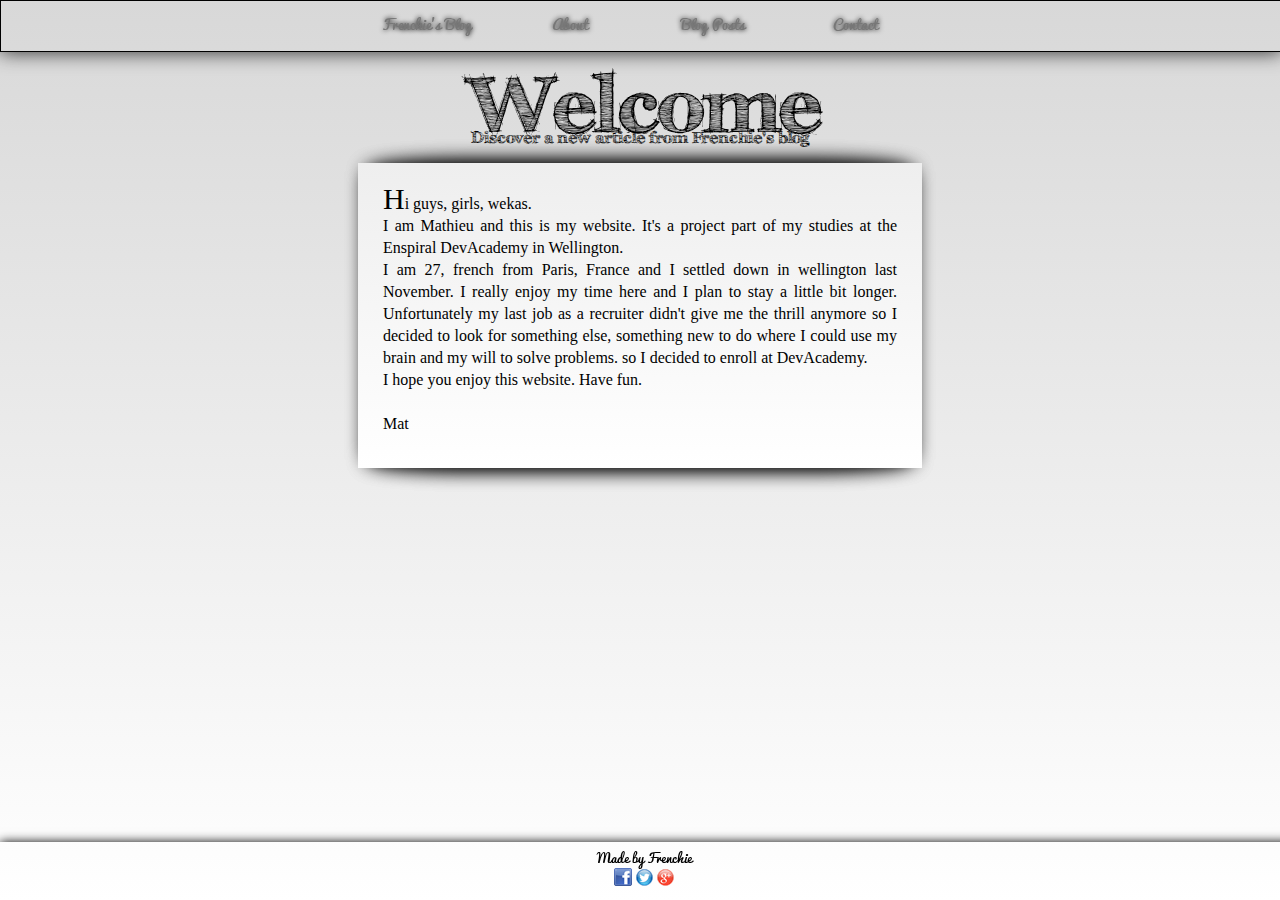
<file: index.html>
<meta charset="UTF-8"> 
<html>
<head>
	<title> Frenchie's Blog </title>
	<link rel="stylesheet" type="text/css" href="unit1_projects/stylesheets/reset.css">
	<link rel="stylesheet" type="text/css" href="unit1_projects/stylesheets/index.css">
</head>

<body>
	<a id="gotop" href="#main-menu"></a>

	<header>
	        <ul id="main-menu">
	        	<li><a href="index.html"> Frenchie's Blog </a></li>
	            <li><a href="eda1.html" target="_blank">About </a></li>
	            <li><a href="blogPosts.html" target="_blank"> Blog Posts </li>
	            <li><a href="mailto:mathieuoscoso@gmail.com">Contact</a></li>
			</ul>
	</header>
	
	<section id="welcome">
			<h3> Welcome </h3>
			<p> Discover a new article from Frenchie's blog</p>
	</section>

	<section id="blogpost">
		<article> 
			<p id="text" style="margin: 15px 15px 13px 15px;">
			Hi guys, girls, wekas. 
			<br>I am Mathieu and this is my website. It's a project part of my studies at the Enspiral DevAcademy in Wellington. 
			<br> I am 27, french from Paris, France and I settled down in wellington last November. I really enjoy my time here and I plan to stay a little bit longer. Unfortunately my last job as a recruiter didn't give me the thrill anymore so I decided to look for something else, something new to do where I could use my brain and my will to solve problems. 
			so I decided to enroll at DevAcademy.
			<br> I hope you enjoy this website. Have fun. 
			<br><br> Mat </p>

		</article>
	</section>	

	<footer>
			<h4> Made by Frenchie </h4>
			<a href="http://facebook.com/mathieuoscoso" target="_blank"><img alt="Follow me on Facebook" src="unit1_projects/images/facebook-icon18x18.png" /></a>
			<a href="http://twitter.com/mathieuoscoso" target="_blank"><img alt="Follow me on Twitter" src="unit1_projects/images/twitter-icon18x18.png" /></a>
			<a href="https://plus.google.com/mathieuoscoso" target="_blank"><img alt="Follow me on Google+" src="unit1_projects/images/google+-icon18x18.png" /></a>
	</footer>

</body>
</html>
</file>
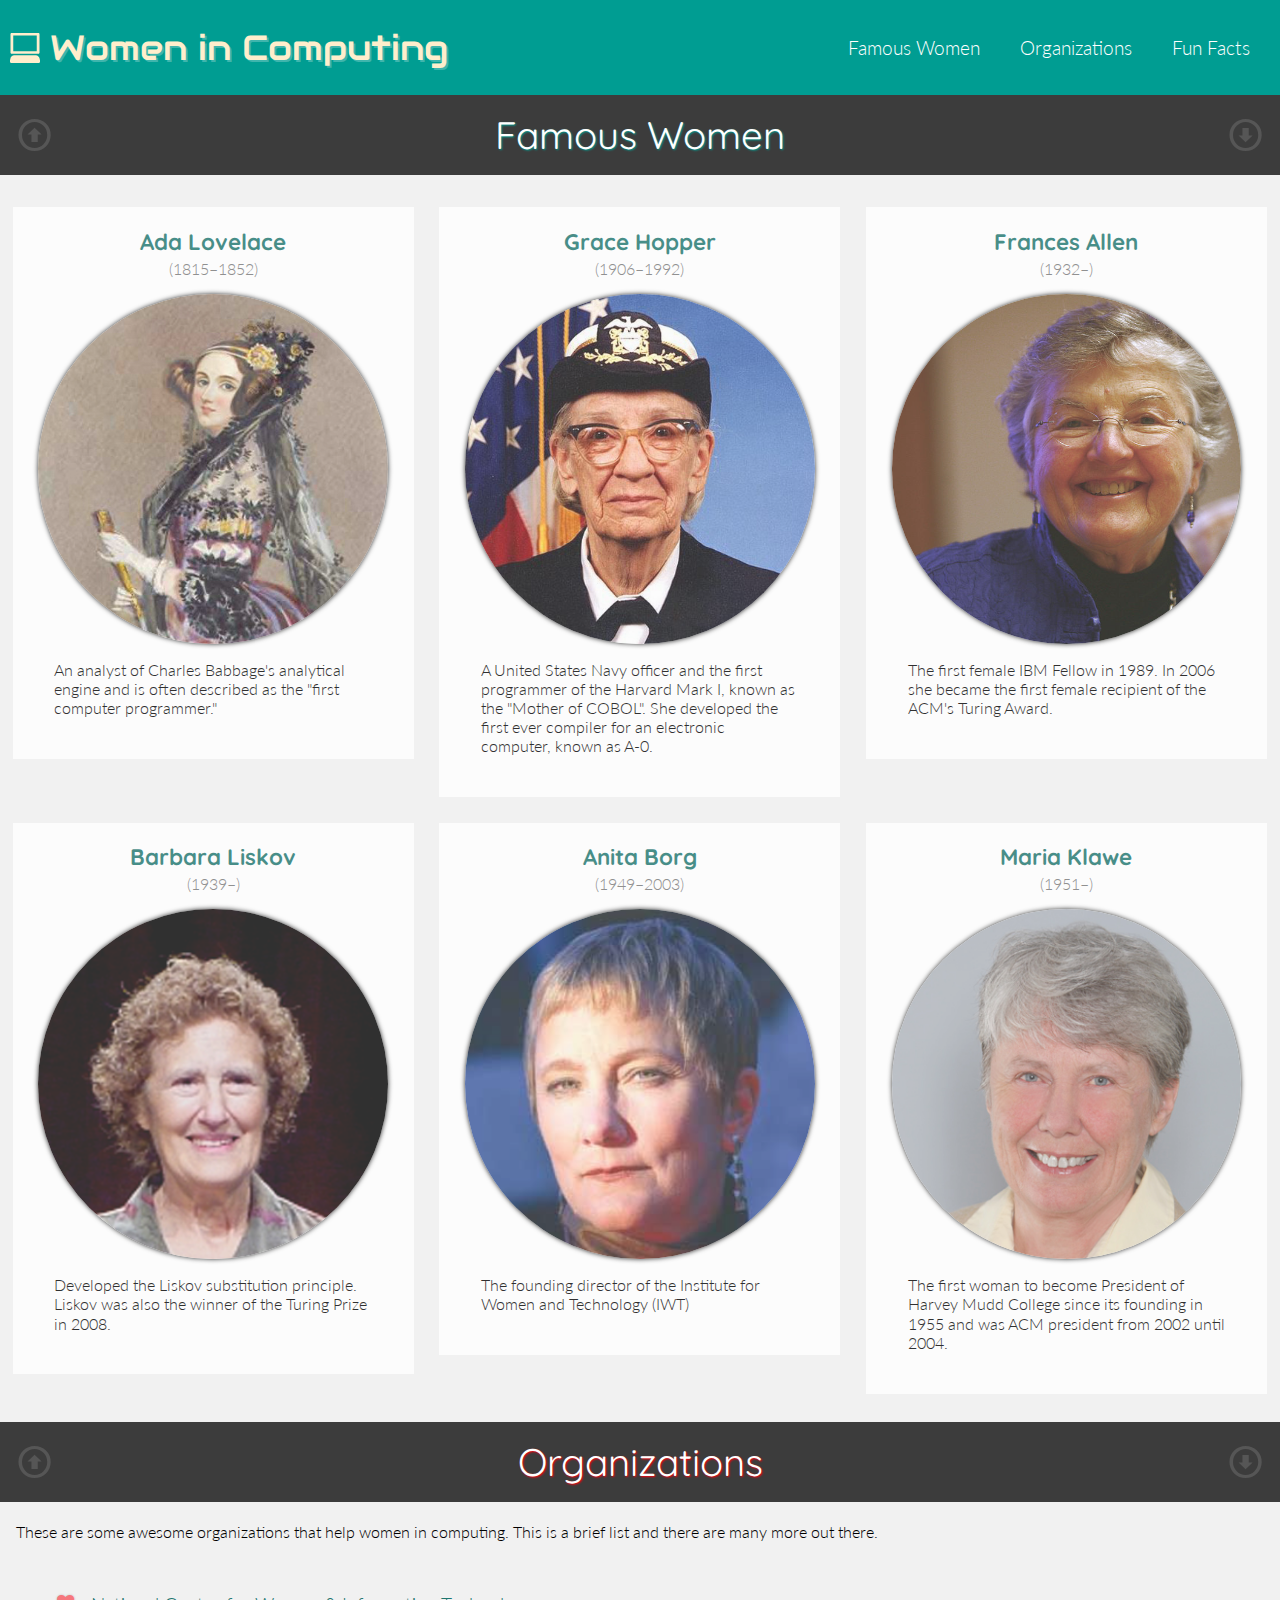
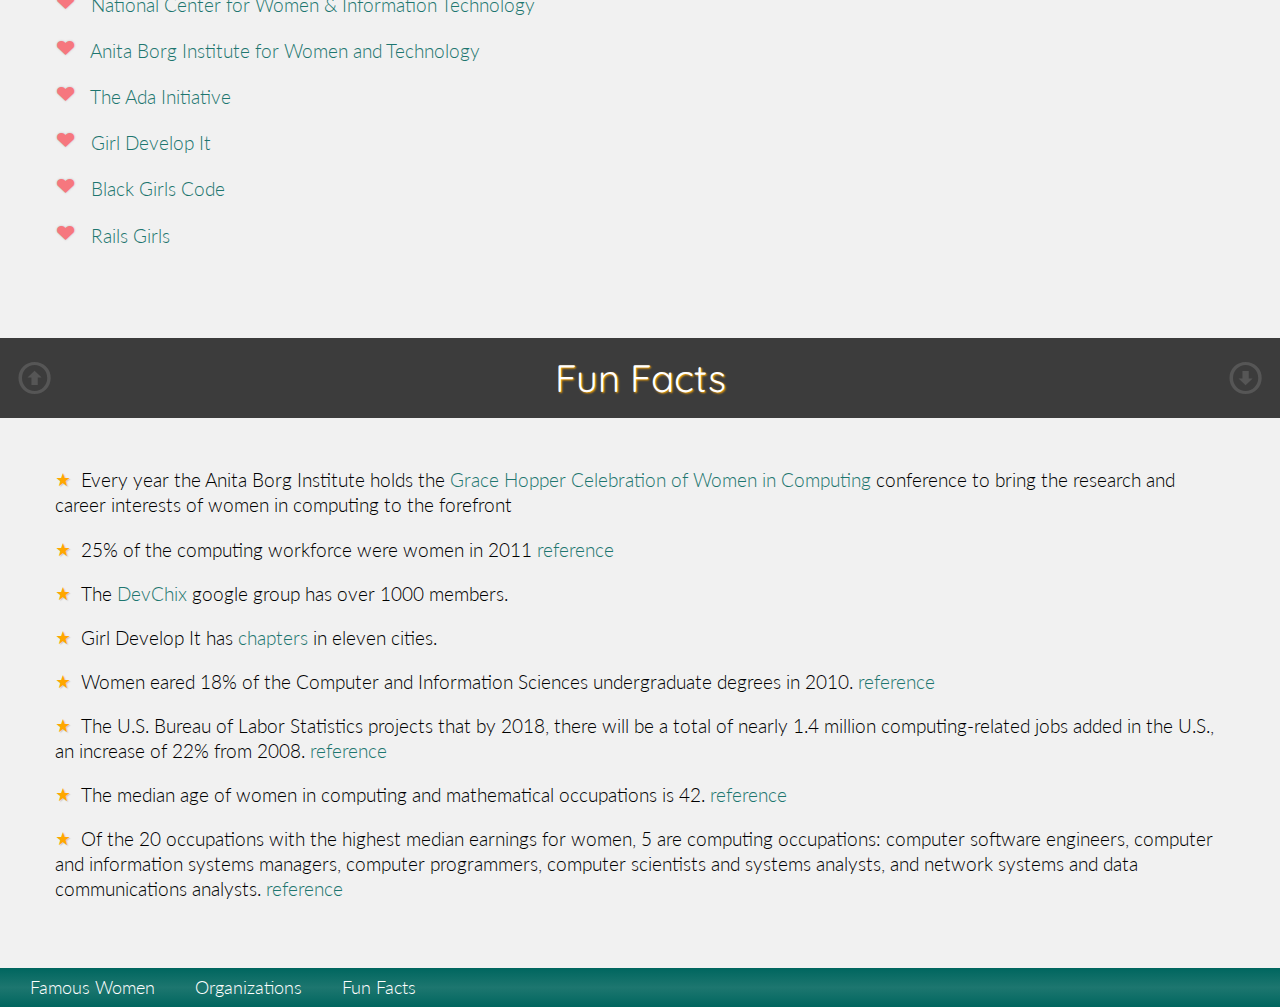
<file: unit1_projects/class4/completed/index.html>
<!DOCTYPE HTML PUBLIC "-//W3C//DTD HTML 4.01//EN" "http://www.w3.org/TR/html4/strict.dtd">
<html>
  <head>
    <title>Women in Computing</title>
    <meta http-equiv="Content-Type" content="text/html; charset=utf-8"/>
    <link href='http://fonts.googleapis.com/css?family=Audiowide|Quicksand:300,400,700|Lato:100,300,400,700,900,100italic,300italic,400italic,700italic,900italic' rel='stylesheet' type='text/css'/>
    <link rel="stylesheet" type="text/css" href="stylesheets/reset.css" />
    <link rel="stylesheet" type="text/css" href="stylesheets/styles.css" charset="utf-8"/>
    <meta name="viewport" content="width=device-width, initial-scale=1.0">
    <!--[if lt IE 9]>
    	<script src="http://css3-mediaqueries-js.googlecode.com/svn/trunk/css3-mediaqueries.js"></script>
    <![endif]-->
  </head>
  <body>
    <header>
      <h1><span>Women in Computing</span></h1>
      <nav>
        <ul>
          <li>
            <a href="#famous">Famous Women</a>
          </li>
          <li>
            <a href="#organizations">Organizations</a>
          </li>
          <li>
            <a href="#facts">Fun Facts</a>
          </li>
        </ul>
      </nav>
    </header>

    <div id="main">
      <section id="famous">
        <a name="famous"></a>
        <h2>Famous Women</h2>
        <a class="jump up" href="#">&igrave;</a>
        <a class="jump down" href="#organizations">&iacute;</a>
        <div class = "wrapper">
          <article class = "woman" itemscope itemtype = "http://schema.org/Person">
            <h3>
              <a href="http://en.wikipedia.org/wiki/Ada_Lovelace" itemprop = "url"><span itemprop = "givenName">Ada</span> <span itemprop = "familyName">Lovelace</span></a>
            </h3>

            <h4>(1815&ndash;1852)</h4>
            <img src="images/ada_lovelace.jpg" alt="Ada Lovelace" />
            <p>An analyst of Charles Babbage's analytical engine and is often
              described as the "<span itemprop = "jobTitle">first computer programmer</span>."</p>
          </article>
          <article class = "woman" itemscope itemtype = "http://schema.org/Person">
            <h3>
              <a href="http://en.wikipedia.org/wiki/Grace_Hopper" itemprop = "url"><span itemprop = "givenName">Grace</span> <span itemprop = "familyName">Hopper</span></a>
            </h3>
            <h4>(1906&ndash;1992)</h4>
            <img src="images/grace_hopper.jpg" alt ="Grace Hopper" />
            <p>A <span itemprop = "jobTitle">United States Navy</span> officer and the first programmer of the
              Harvard Mark I, known as the "Mother of COBOL". She developed the
              first ever compiler for an electronic computer, known as A-0.</p>
          </article>
          <article class = "woman" itemscope itemtype = "http://schema.org/Person">
            <h3>
              <a href="http://en.wikipedia.org/wiki/Frances_E._Allen" itemprop = "url"><span itemprop = "givenName">Frances</span> <span itemprop = "familyName">Allen</span></a>
            </h3>
            <h4>(1932&ndash;)</h4>
            <img src="images/frances_allen.jpg" alt="Frances Allen" />
            <p>The first female <span itemprop = "jobTitle">IBM Fellow</span> in 1989. In 2006 she became the first
              female recipient of the <span itemprop = "award">ACM's Turing Award.</span></p>
          </article>
          <article class="woman" itemscope itemtype = "http://schema.org/Person">
            <h3>
              <a href="http://en.wikipedia.org/wiki/Barbara_Liskov" itemprop = "url"><span itemprop = "givenName">Barbara</span> <span itemprop = "familyName">Liskov</span></a>
            </h3>
            <h4>(1939&ndash;)</h4>
            <img src="images/barbara_liskov.png" alt="Barbara Liskov" />
            <p>Developed the Liskov substitution principle. Liskov was also the
              winner of the <span itemprop = "award">Turing Prize</span> in 2008.</p>
          </article>
          <article class = "woman" itemscope itemtype = "http://schema.org/Person">
            <h3>
              <a href="http://en.wikipedia.org/wiki/Anita_Borg" itemprop = "url"><span itemprop = "givenName">Anita</span> <span itemprop = "familyName">Borg</span></a>
            </h3>
            <h4>(1949&ndash;2003)</h4>
            <img src="images/anita_borg.jpg" alt="Anita Borg" />
            <p><span itemprop = "jobTitle">The founding director of the Institute for Women and Technology (IWT)</span></p>
          </article>
          <article class = "woman" itemscope itemtype = "http://schema.org/Person">
            <h3>
              <a href="http://en.wikipedia.org/wiki/Maria_Klawe" itemprop = "url"><span itemprop = "givenName">Maria</span> <span itemprop = "familyName">Klawe</span></a>
            </h3>
            <h4>(1951&ndash;)</h4>
            <img src="images/maria_klawe.jpg" alt="Maria Klawe" />
            <p>The first woman to become <span itemprop = "jobTitle">President of Harvey Mudd College</span> since
              its founding in 1955 and was <span itemprop = "jobTitle">ACM president</span> from 2002 until 2004.</p>
          </article>
        </div>
      </section>

      <section id="organizations">
        <a name="organizations"></a>
        <h2>Organizations</h2>
        <a class="jump up" href="#famous">&igrave;</a>
        <a class="jump down" href="#facts">&iacute;</a>
        <div class = "wrapper">
          <p>These are some awesome organizations that help women in computing.
            This is a brief list and there are many more out there.</p>

          <ul>
            <li>
              <a href="http://www.ncwit.org/">National Center for Women & Information Technology</a>
              <img src="images/logos/ncwit.png" alt="National Center for Women & Information Technology logo" />
            </li>
            <li>
              <a href="http://anitaborg.org/">Anita Borg Institute for Women and Technology</a>
              <img src="images/logos/anitaborg.gif" alt="Anita Borg Institute for Women and Technology logo" />
            </li>
            <li>
              <a href="http://adainitiative.org/">The Ada Initiative</a>
              <img src="images/logos/adainitiative.png" alt="The Ada Initiative logo" />
            </li>
            <li>
              <a href="http://girldevelopit.com/">Girl Develop It</a>
              <img src="images/logos/gdi.png" alt="Girl Develop It logo" />
            </li>
            <li>
              <a href="http://www.blackgirlscode.com/">Black Girls Code</a>
              <img src="images/logos/blackgirlscode.jpg" alt="Black Girls Code logo" />
            </li>
            <li>
              <a href="http://railsgirls.com/">Rails Girls</a>
              <img src="images/logos/railsgirls.png" alt="Rails Girls logo" />
            </li>
          </ul>
        </div>
      </section>

      <section id="facts">
        <a name="facts"></a>
        <h2>Fun Facts</h2>
        <a class="jump up" href="#organizations">&igrave;</a>
        <a class="jump down" href="#bottom">&iacute;</a>
        <div class = "wrapper">
          <ul>
            <li>Every year the Anita Borg Institute holds the
              <a href="http://anitaborg.org/initiatives/ghc/">Grace Hopper
              Celebration of Women in Computing</a> conference to bring the
              research and career interests of women in computing to the
              forefront</li>
            <li>25% of the computing workforce were women in 2011
              <a href="http://www.bls.gov/cps/cpsaat11.htm">reference</a></li>
            <li>The <a href="https://twitter.com/DevChix">DevChix</a> google group has over 1000 members.</li>
            <li>Girl Develop It has <a href="http://girldevelopit.com/chapters">chapters</a> in eleven cities.</li>
            <li>Women eared 18% of the Computer and Information Sciences
              undergraduate degrees in 2010. <a href="http://www.ncwit.org/sites/default/files/resources/2012bythenumbers_web.pdf">
              reference</a></li>
            <li>The U.S. Bureau of Labor Statistics projects that by 2018, there
              will be a total of nearly 1.4 million computing-related jobs added
              in the U.S., an increase of 22% from 2008.
              <a href="http://www.ncwit.org/sites/default/files/resources/scorecard2010_printversion_web.pdf">reference</a></li>
            <li>The median age of women in computing and mathematical occupations
              is 42. <a href="http://www.ncwit.org/blog/did-you-know-demographics-technical-women">reference</a></li>
            <li>Of the 20 occupations with the highest median earnings for women,
              5 are computing occupations: computer software engineers, computer
              and information systems managers, computer programmers, computer
              scientists and systems analysts, and network systems and data
              communications analysts. <a href="http://www.ncwit.org/blog/did-you-know-demographics-technical-women">reference</a></li>
          </ul>
        </div>
      </section>
    </div>

    <footer>
      <nav>
        <ul>
          <li>
            <a href="#famous">Famous Women</a>
          </li>
          <li>
            <a href="#organizations">Organizations</a>
          </li>
          <li>
            <a href="#facts">Fun Facts</a>
          </li>
        </ul>
      </nav>
    </footer>
    <a name="bottom"></a>
  </body>
</html>
</file>
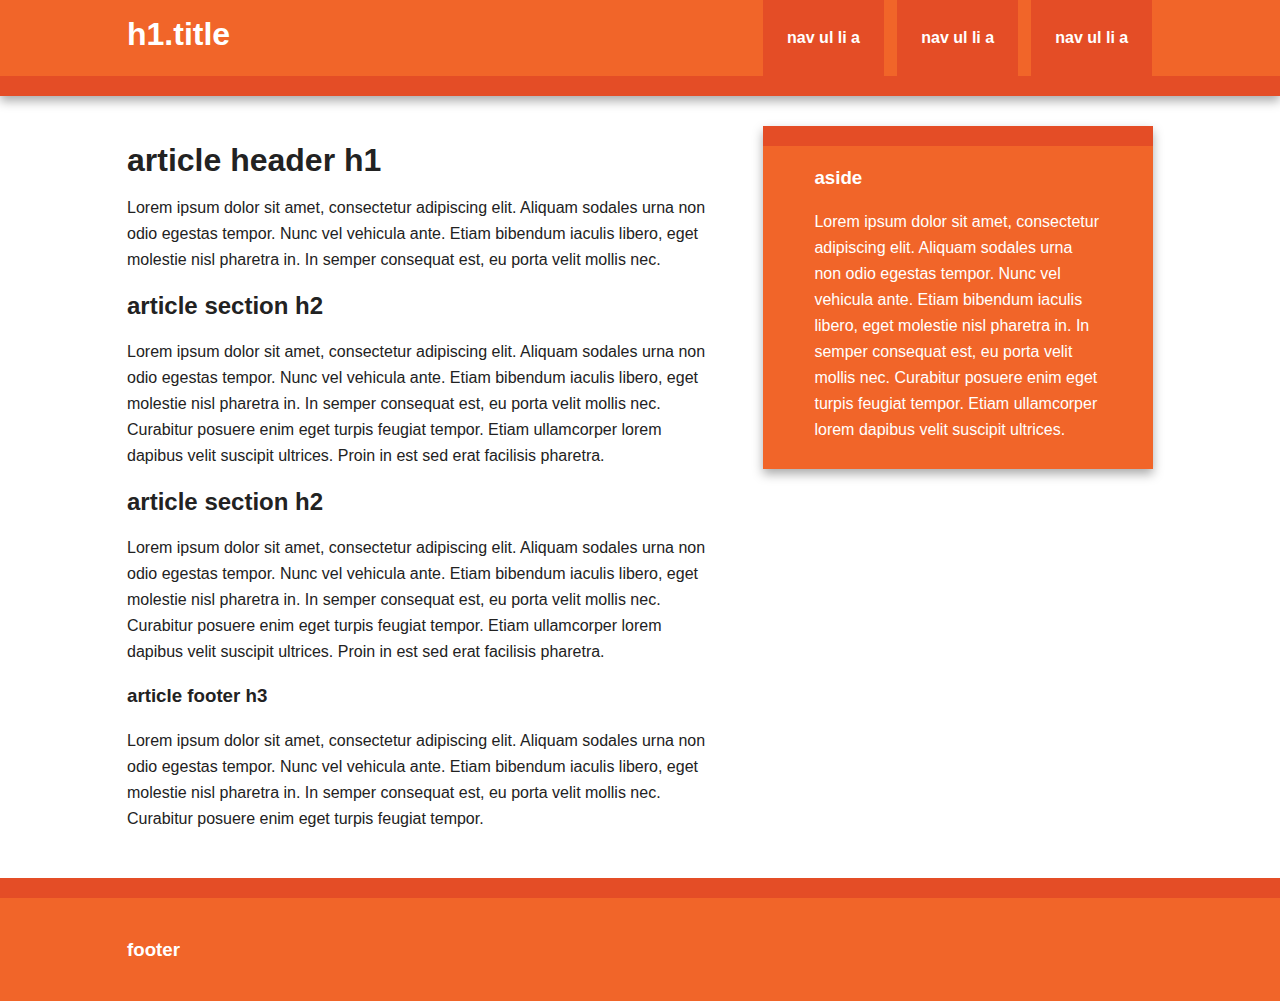
<file: unit1_projects/class4/initializr/index.html>
<!DOCTYPE html>
<!--[if lt IE 7]>      <html class="no-js lt-ie9 lt-ie8 lt-ie7"> <![endif]-->
<!--[if IE 7]>         <html class="no-js lt-ie9 lt-ie8"> <![endif]-->
<!--[if IE 8]>         <html class="no-js lt-ie9"> <![endif]-->
<!--[if gt IE 8]><!--> <html class="no-js"> <!--<![endif]-->
    <head>
        <meta charset="utf-8">
        <meta http-equiv="X-UA-Compatible" content="IE=edge,chrome=1">
        <title></title>
        <meta name="description" content="">
        <meta name="viewport" content="width=device-width">

        <link rel="stylesheet" href="css/normalize.min.css">
        <link rel="stylesheet" href="css/main.css">

        <script src="js/vendor/modernizr-2.6.2-respond-1.1.0.min.js"></script>
    </head>
    <body>
        <!--[if lt IE 7]>
            <p class="chromeframe">You are using an <strong>outdated</strong> browser. Please <a href="http://browsehappy.com/">upgrade your browser</a> or <a href="http://www.google.com/chromeframe/?redirect=true">activate Google Chrome Frame</a> to improve your experience.</p>
        <![endif]-->

        <div class="header-container">
            <header class="wrapper clearfix">
                <h1 class="title">h1.title</h1>
                <nav>
                    <ul>
                        <li><a href="#">nav ul li a</a></li>
                        <li><a href="#">nav ul li a</a></li>
                        <li><a href="#">nav ul li a</a></li>
                    </ul>
                </nav>
            </header>
        </div>

        <div class="main-container">
            <div class="main wrapper clearfix">

                <article>
                    <header>
                        <h1>article header h1</h1>
                        <p>Lorem ipsum dolor sit amet, consectetur adipiscing elit. Aliquam sodales urna non odio egestas tempor. Nunc vel vehicula ante. Etiam bibendum iaculis libero, eget molestie nisl pharetra in. In semper consequat est, eu porta velit mollis nec.</p>
                    </header>
                    <section>
                        <h2>article section h2</h2>
                        <p>Lorem ipsum dolor sit amet, consectetur adipiscing elit. Aliquam sodales urna non odio egestas tempor. Nunc vel vehicula ante. Etiam bibendum iaculis libero, eget molestie nisl pharetra in. In semper consequat est, eu porta velit mollis nec. Curabitur posuere enim eget turpis feugiat tempor. Etiam ullamcorper lorem dapibus velit suscipit ultrices. Proin in est sed erat facilisis pharetra.</p>
                    </section>
                    <section>
                        <h2>article section h2</h2>
                        <p>Lorem ipsum dolor sit amet, consectetur adipiscing elit. Aliquam sodales urna non odio egestas tempor. Nunc vel vehicula ante. Etiam bibendum iaculis libero, eget molestie nisl pharetra in. In semper consequat est, eu porta velit mollis nec. Curabitur posuere enim eget turpis feugiat tempor. Etiam ullamcorper lorem dapibus velit suscipit ultrices. Proin in est sed erat facilisis pharetra.</p>
                    </section>
                    <footer>
                        <h3>article footer h3</h3>
                        <p>Lorem ipsum dolor sit amet, consectetur adipiscing elit. Aliquam sodales urna non odio egestas tempor. Nunc vel vehicula ante. Etiam bibendum iaculis libero, eget molestie nisl pharetra in. In semper consequat est, eu porta velit mollis nec. Curabitur posuere enim eget turpis feugiat tempor.</p>
                    </footer>
                </article>

                <aside>
                    <h3>aside</h3>
                    <p>Lorem ipsum dolor sit amet, consectetur adipiscing elit. Aliquam sodales urna non odio egestas tempor. Nunc vel vehicula ante. Etiam bibendum iaculis libero, eget molestie nisl pharetra in. In semper consequat est, eu porta velit mollis nec. Curabitur posuere enim eget turpis feugiat tempor. Etiam ullamcorper lorem dapibus velit suscipit ultrices.</p>
                </aside>

            </div> <!-- #main -->
        </div> <!-- #main-container -->

        <div class="footer-container">
            <footer class="wrapper">
                <h3>footer</h3>
            </footer>
        </div>

        <script src="//ajax.googleapis.com/ajax/libs/jquery/1.9.0/jquery.min.js"></script>
        <script>window.jQuery || document.write('<script src="js/vendor/jquery-1.9.0.min.js"><\/script>')</script>

        <script src="js/main.js"></script>

        <script>
            var _gaq=[['_setAccount','UA-XXXXX-X'],['_trackPageview']];
            (function(d,t){var g=d.createElement(t),s=d.getElementsByTagName(t)[0];
            g.src=('https:'==location.protocol?'//ssl':'//www')+'.google-analytics.com/ga.js';
            s.parentNode.insertBefore(g,s)}(document,'script'));
        </script>
    </body>
</html>
</file>
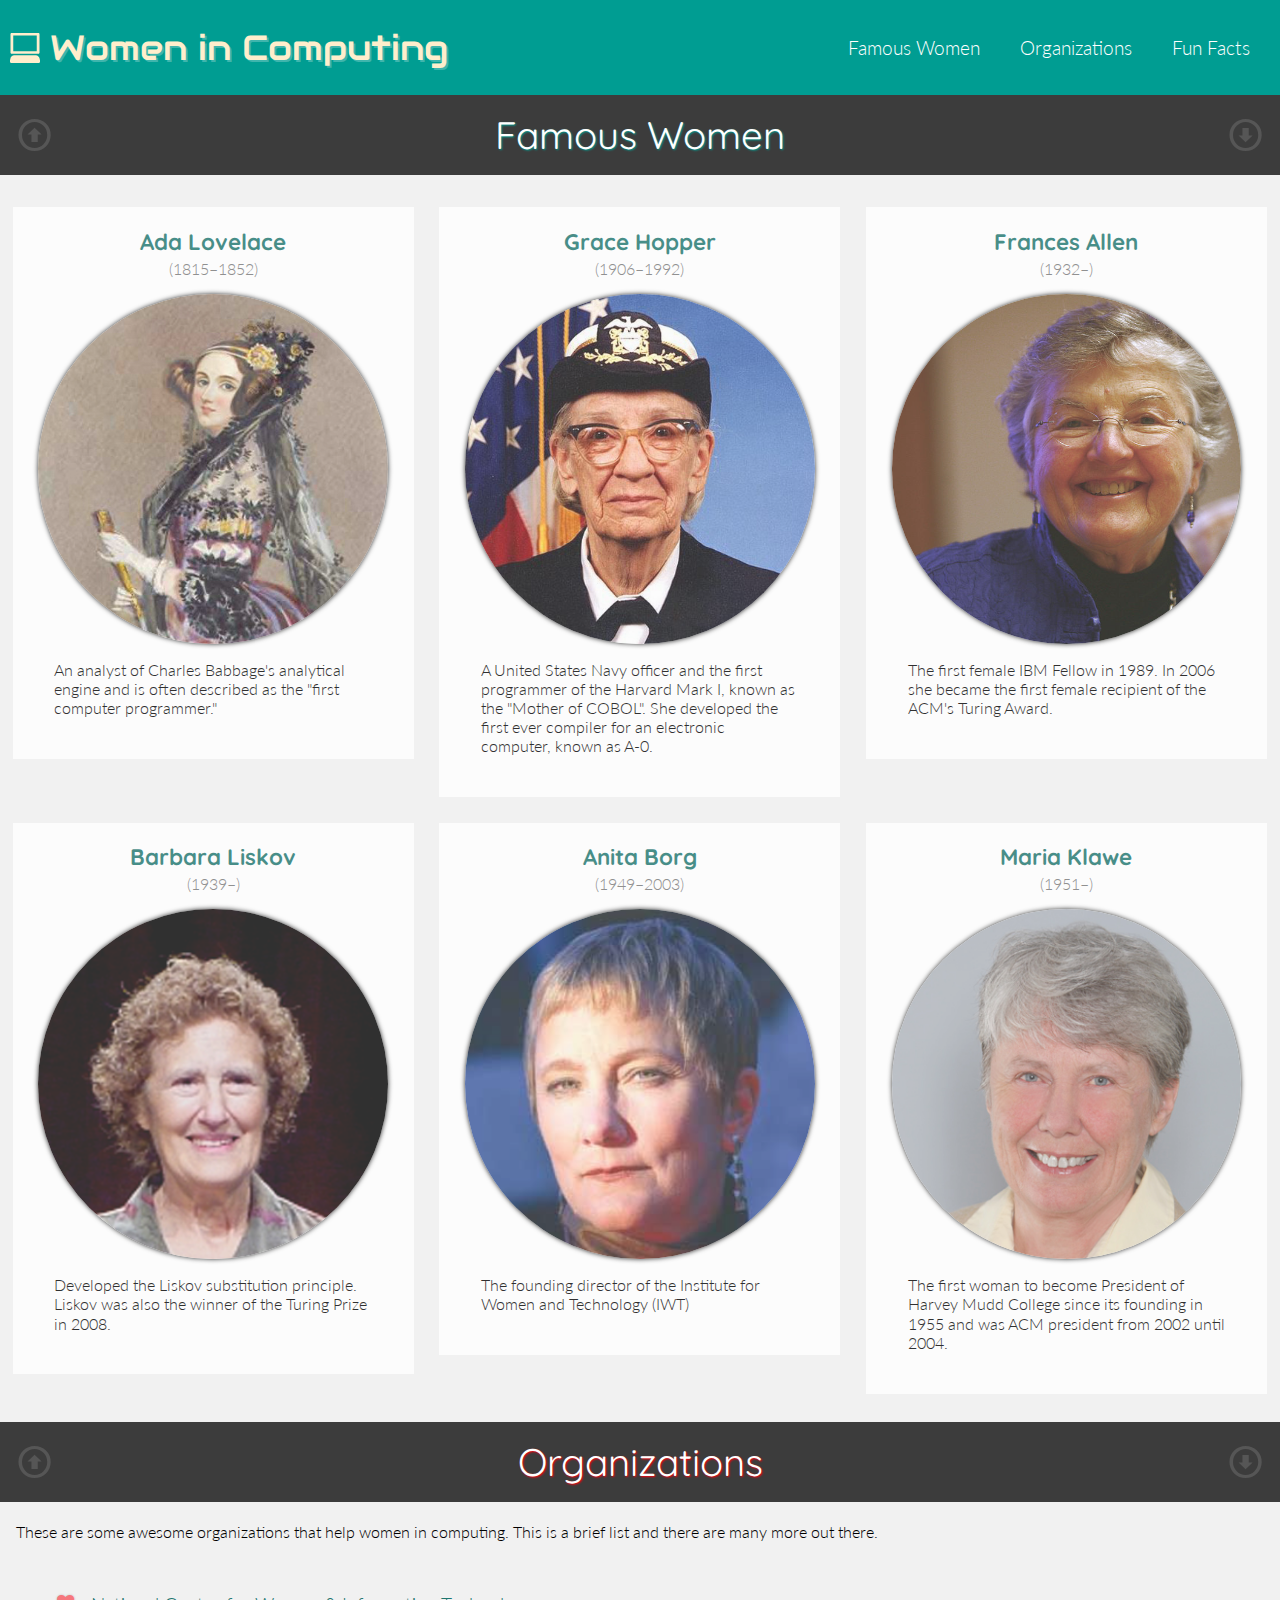
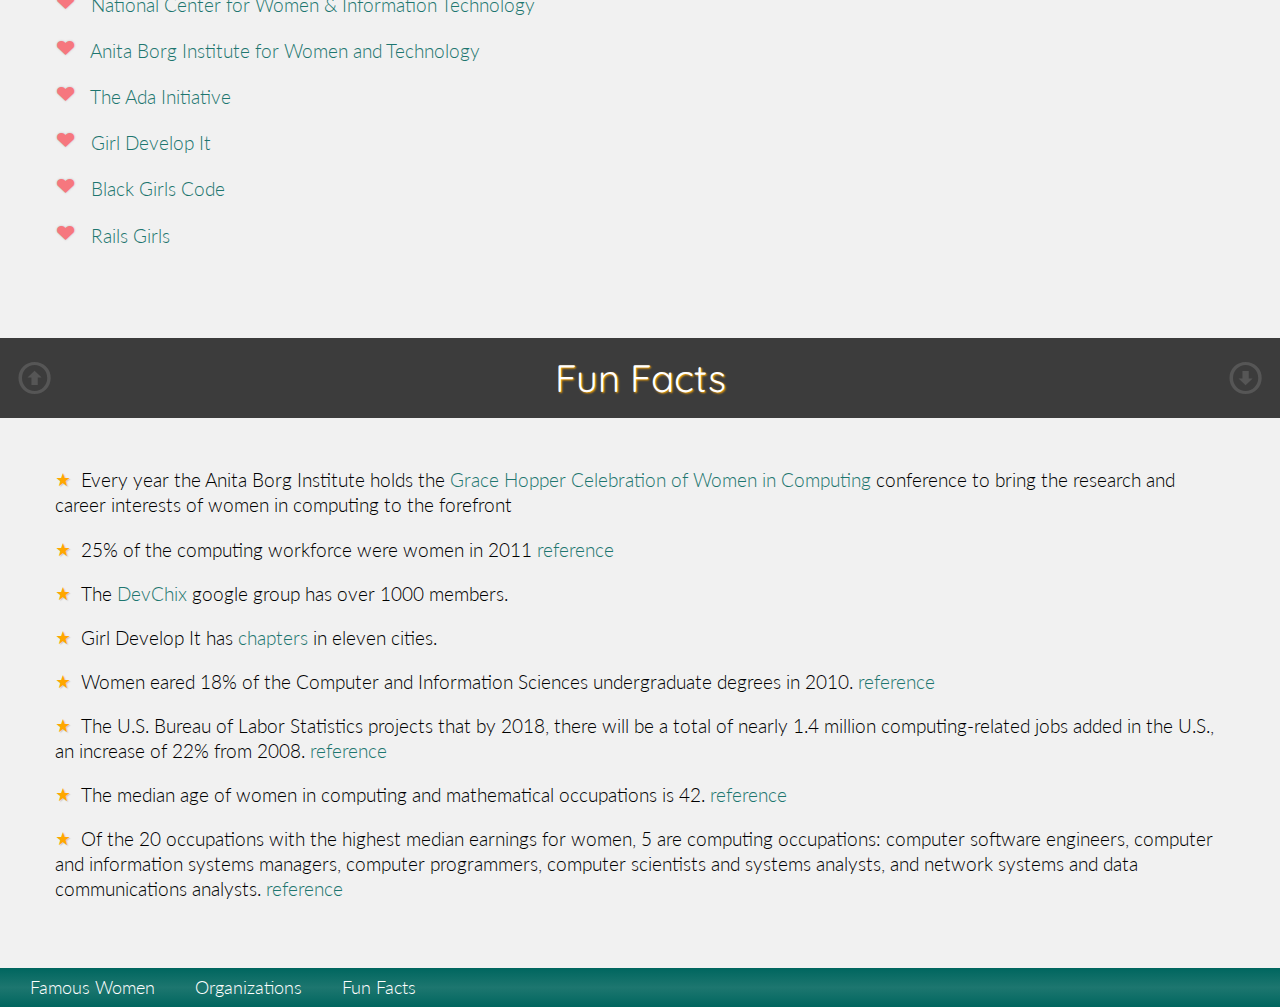
<file: unit1_projects/class4/practice/index.html>
<!DOCTYPE HTML PUBLIC "-//W3C//DTD HTML 4.01//EN" "http://www.w3.org/TR/html4/strict.dtd">
<html>
  <head>
    <title>Women in Computing</title>
    <meta http-equiv="Content-Type" content="text/html; charset=utf-8"/>
    <link href='http://fonts.googleapis.com/css?family=Audiowide|Quicksand:300,400,700|Lato:100,300,400,700,900,100italic,300italic,400italic,700italic,900italic' rel='stylesheet' type='text/css'/>
    <link rel="stylesheet" type="text/css" href="stylesheets/reset.css" />
    <link rel="stylesheet" type="text/css" href="stylesheets/styles.css" charset="utf-8"/>
  </head>
  <body>
    <header>
      <h1>Women in Computing</h1>
      <nav>
        <ul>
          <li>
            <a href="#famous">Famous Women</a>
          </li>
          <li>
            <a href="#organizations">Organizations</a>
          </li>
          <li>
            <a href="#facts">Fun Facts</a>
          </li>
        </ul>
      </nav>
    </header>

    <div id="main">
      <section id="famous">
        <a name="famous"></a>
        <h2>Famous Women</h2>
        <a class="jump up" href="#">&igrave;</a>
        <a class="jump down" href="#organizations">&iacute;</a>
        <div class = "wrapper">
          <article class = "woman" itemscope itemtype = "http://schema.org/Person">
            <h3>
              <a href="http://en.wikipedia.org/wiki/Ada_Lovelace" itemprop = "url"><span itemprop = "givenName">Ada</span> <span itemprop = "familyName">Lovelace</span></a>
            </h3>

            <h4>(1815&ndash;1852)</h4>
            <img src="images/ada_lovelace.jpg" alt="Ada Lovelace" />
            <p>An analyst of Charles Babbage's analytical engine and is often
              described as the "<span itemprop = "jobTitle">first computer programmer</span>."</p>
          </article>
          <article class = "woman" itemscope itemtype = "http://schema.org/Person">
            <h3>
              <a href="http://en.wikipedia.org/wiki/Grace_Hopper" itemprop = "url"><span itemprop = "givenName">Grace</span> <span itemprop = "familyName">Hopper</span></a>
            </h3>
            <h4>(1906&ndash;1992)</h4>
            <img src="images/grace_hopper.jpg" alt ="Grace Hopper" />
            <p>A <span itemprop = "jobTitle">United States Navy</span> officer and the first programmer of the
              Harvard Mark I, known as the "Mother of COBOL". She developed the
              first ever compiler for an electronic computer, known as A-0.</p>
          </article>
          <article class = "woman" itemscope itemtype = "http://schema.org/Person">
            <h3>
              <a href="http://en.wikipedia.org/wiki/Frances_E._Allen" itemprop = "url"><span itemprop = "givenName">Frances</span> <span itemprop = "familyName">Allen</span></a>
            </h3>
            <h4>(1932&ndash;)</h4>
            <img src="images/frances_allen.jpg" alt="Frances Allen" />
            <p>The first female <span itemprop = "jobTitle">IBM Fellow</span> in 1989. In 2006 she became the first
              female recipient of the <span itemprop = "award">ACM's Turing Award.</span></p>
          </article>
          <article class="woman" itemscope itemtype = "http://schema.org/Person">
            <h3>
              <a href="http://en.wikipedia.org/wiki/Barbara_Liskov" itemprop = "url"><span itemprop = "givenName">Barbara</span> <span itemprop = "familyName">Liskov</span></a>
            </h3>
            <h4>(1939&ndash;)</h4>
            <img src="images/barbara_liskov.png" alt="Barbara Liskov" />
            <p>Developed the Liskov substitution principle. Liskov was also the
              winner of the <span itemprop = "award">Turing Prize</span> in 2008.</p>
          </article>
          <article class = "woman" itemscope itemtype = "http://schema.org/Person">
            <h3>
              <a href="http://en.wikipedia.org/wiki/Anita_Borg" itemprop = "url"><span itemprop = "givenName">Anita</span> <span itemprop = "familyName">Borg</span></a>
            </h3>
            <h4>(1949&ndash;2003)</h4>
            <img src="images/anita_borg.jpg" alt="Anita Borg" />
            <p><span itemprop = "jobTitle">The founding director of the Institute for Women and Technology (IWT)</span></p>
          </article>
          <article class = "woman" itemscope itemtype = "http://schema.org/Person">
            <h3>
              <a href="http://en.wikipedia.org/wiki/Maria_Klawe" itemprop = "url"><span itemprop = "givenName">Maria</span> <span itemprop = "familyName">Klawe</span></a>
            </h3>
            <h4>(1951&ndash;)</h4>
            <img src="images/maria_klawe.jpg" alt="Maria Klawe" />
            <p>The first woman to become <span itemprop = "jobTitle">President of Harvey Mudd College</span> since
              its founding in 1955 and was <span itemprop = "jobTitle">ACM president</span> from 2002 until 2004.</p>
          </article>
        </div>
      </section>

      <section id="organizations">
        <a name="organizations"></a>
        <h2>Organizations</h2>
        <a class="jump up" href="#famous">&igrave;</a>
        <a class="jump down" href="#facts">&iacute;</a>
        <div class = "wrapper">
          <p>These are some awesome organizations that help women in computing.
            This is a brief list and there are many more out there.</p>

          <ul>
            <li>
              <a href="http://www.ncwit.org/">National Center for Women & Information Technology</a>
              <img src="images/logos/ncwit.png" alt="National Center for Women & Information Technology logo" />
            </li>
            <li>
              <a href="http://anitaborg.org/">Anita Borg Institute for Women and Technology</a>
              <img src="images/logos/anitaborg.gif" alt="Anita Borg Institute for Women and Technology logo" />
            </li>
            <li>
              <a href="http://adainitiative.org/">The Ada Initiative</a>
              <img src="images/logos/adainitiative.png" alt="The Ada Initiative logo" />
            </li>
            <li>
              <a href="http://girldevelopit.com/">Girl Develop It</a>
              <img src="images/logos/gdi.png" alt="Girl Develop It logo" />
            </li>
            <li>
              <a href="http://www.blackgirlscode.com/">Black Girls Code</a>
              <img src="images/logos/blackgirlscode.jpg" alt="Black Girls Code logo" />
            </li>
            <li>
              <a href="http://railsgirls.com/">Rails Girls</a>
              <img src="images/logos/railsgirls.png" alt="Rails Girls logo" />
            </li>
          </ul>
        </div>
      </section>

      <section id="facts">
        <a name="facts"></a>
        <h2>Fun Facts</h2>
        <a class="jump up" href="#organizations">&igrave;</a>
        <a class="jump down" href="#bottom">&iacute;</a>
        <div class = "wrapper">
          <ul>
            <li>Every year the Anita Borg Institute holds the
              <a href="http://anitaborg.org/initiatives/ghc/">Grace Hopper
              Celebration of Women in Computing</a> conference to bring the
              research and career interests of women in computing to the
              forefront</li>
            <li>25% of the computing workforce were women in 2011
              <a href="http://www.bls.gov/cps/cpsaat11.htm">reference</a></li>
            <li>The <a href="https://twitter.com/DevChix">DevChix</a> google group has over 1000 members.</li>
            <li>Girl Develop It has <a href="http://girldevelopit.com/chapters">chapters</a> in eleven cities.</li>
            <li>Women eared 18% of the Computer and Information Sciences
              undergraduate degrees in 2010. <a href="http://www.ncwit.org/sites/default/files/resources/2012bythenumbers_web.pdf">
              reference</a></li>
            <li>The U.S. Bureau of Labor Statistics projects that by 2018, there
              will be a total of nearly 1.4 million computing-related jobs added
              in the U.S., an increase of 22% from 2008.
              <a href="http://www.ncwit.org/sites/default/files/resources/scorecard2010_printversion_web.pdf">reference</a></li>
            <li>The median age of women in computing and mathematical occupations
              is 42. <a href="http://www.ncwit.org/blog/did-you-know-demographics-technical-women">reference</a></li>
            <li>Of the 20 occupations with the highest median earnings for women,
              5 are computing occupations: computer software engineers, computer
              and information systems managers, computer programmers, computer
              scientists and systems analysts, and network systems and data
              communications analysts. <a href="http://www.ncwit.org/blog/did-you-know-demographics-technical-women">reference</a></li>
          </ul>
        </div>
      </section>
    </div>

    <footer>
      <nav>
        <ul>
          <li>
            <a href="#famous">Famous Women</a>
          </li>
          <li>
            <a href="#organizations">Organizations</a>
          </li>
          <li>
            <a href="#facts">Fun Facts</a>
          </li>
        </ul>
      </nav>
    </footer>
    <a name="bottom"></a>
  </body>
</html>
</file>
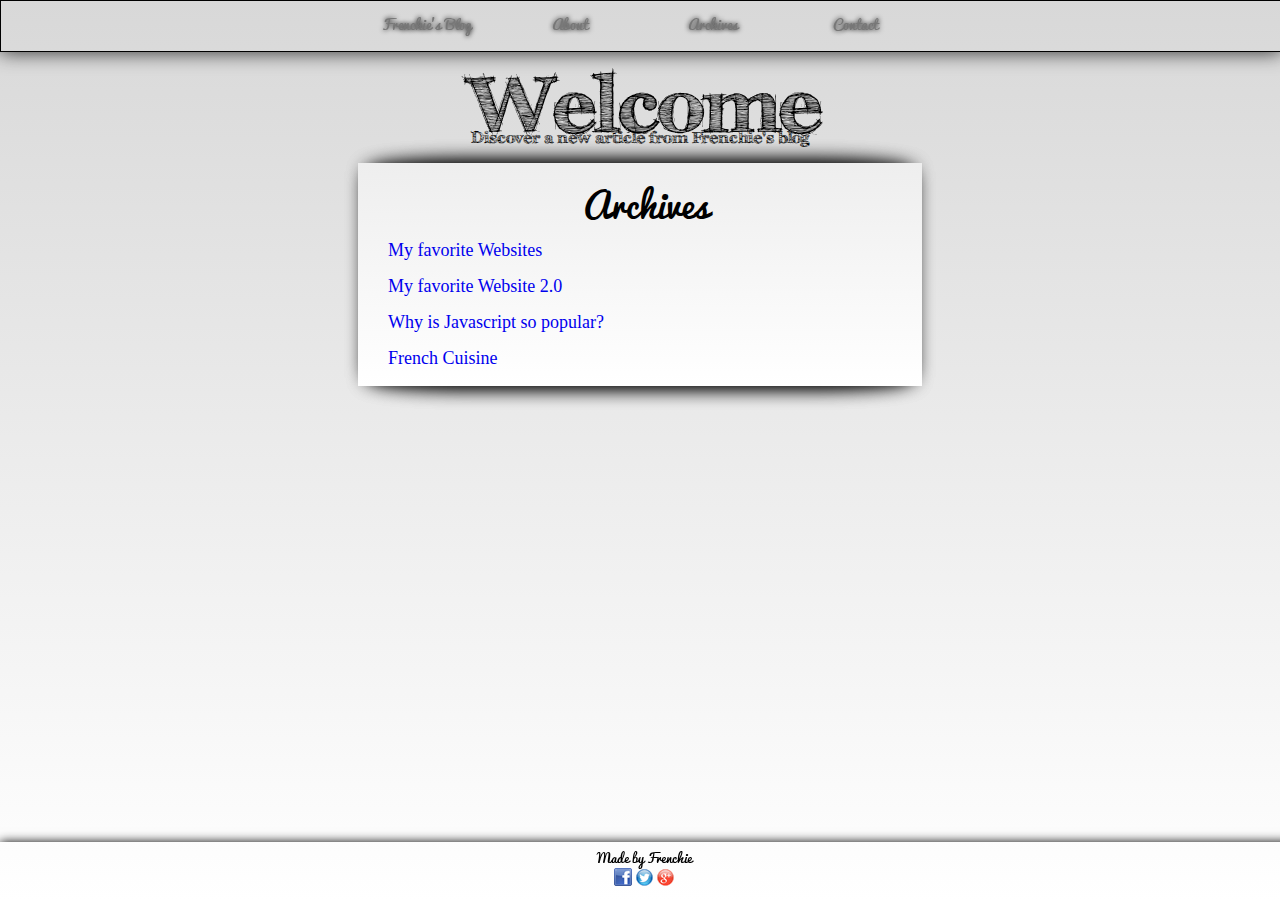
<file: Archives.html>
<meta charset="UTF-8"> 
<html>
<head>
	<title> Frenchie's Blog </title>
	<link rel="stylesheet" type="text/css" href="unit1_projects/stylesheets/reset.css">
	<link rel="stylesheet" type="text/css" href="unit1_projects/stylesheets/index.css">
</head>

<body>
	<a id="gotop" href="#main-menu"></a>

	<header>
	        <ul id="main-menu">
	        	<li><a href="index.html"> Frenchie's Blog </a></li>
	            <li><a href="eda1.html" target="_blank">About </a></li>
	            <li><a href="archives.html" target="_blank"> Archives </a></li>
	            <li><a href="mailto:mathieuoscoso@gmail.com">Contact</a></li>
			</ul>
	</header>
	
	<section id="welcome">
			<h3> Welcome </h3>
			<p> Discover a new article from Frenchie's blog</p>
	</section>

	<section id="blogpost">
		<article> 
			<h2 style="text-align:center; font-family: pacifico;"> Archives </h2>

			<ul id="archivesLinks">
	        	<li><a href="week1_technical.html"> My favorite Websites </a></li>
	            <li><a href="week1_technical2.html" target="_self">My favorite Website 2.0 </a></li>
	            <li><a href="week1_technical3.html" target="_self"> Why is Javascript so popular?</a></li>
	            <li><a href="week1_technical4.html" target="_self"> French Cuisine</a></li>
			</ul>

		</article>
	</section>	

	<footer>
			<h4> Made by Frenchie </h4>
			<a href="http://facebook.com/mathieuoscoso" target="_blank"><img alt="Follow me on Facebook" src="unit1_projects/images/facebook-icon18x18.png" /></a>
			<a href="http://twitter.com/mathieuoscoso" target="_blank"><img alt="Follow me on Twitter" src="unit1_projects/images/twitter-icon18x18.png" /></a>
			<a href="https://plus.google.com/mathieuoscoso" target="_blank"><img alt="Follow me on Google+" src="unit1_projects/images/google+-icon18x18.png" /></a>
	</footer>

</body>
</html>
</file>
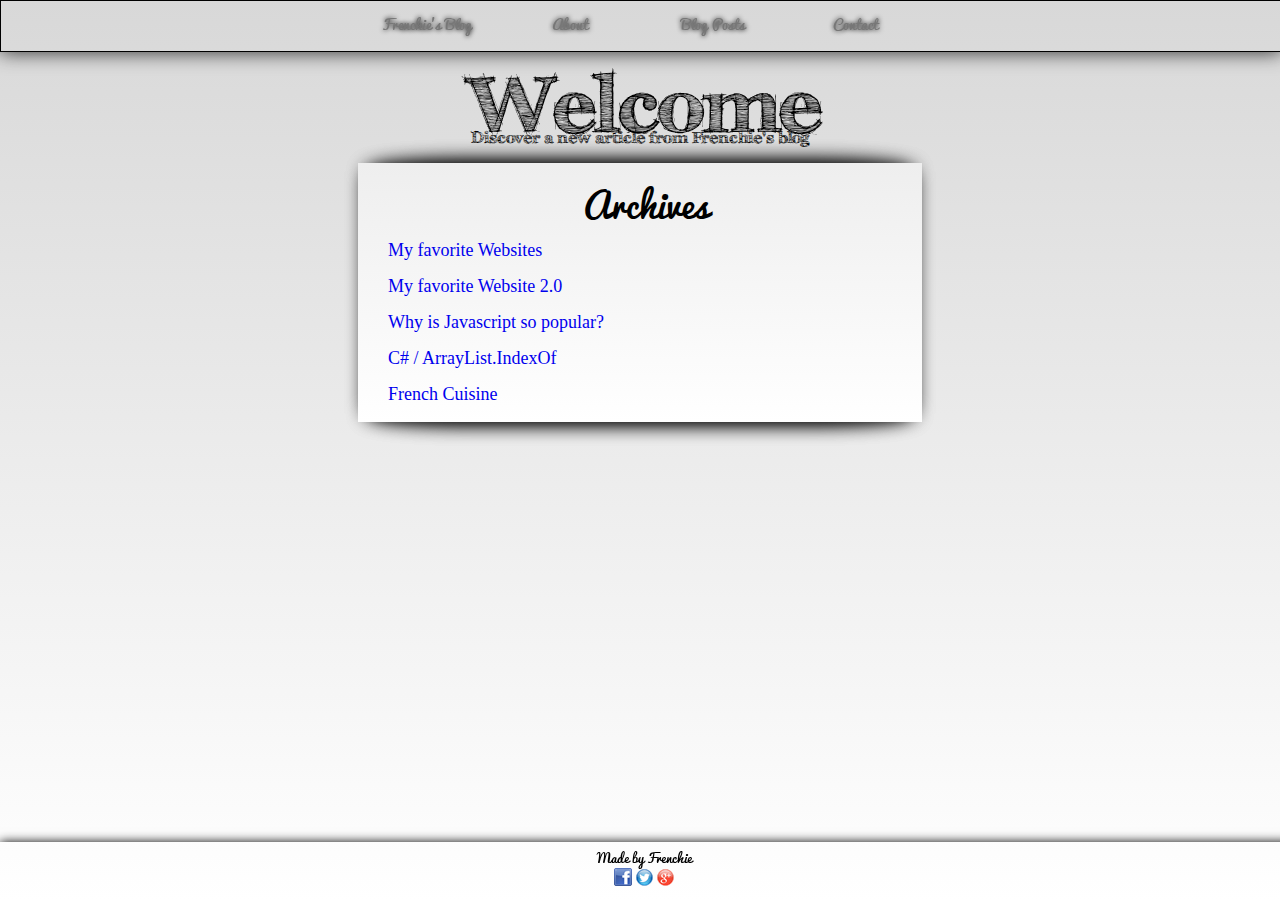
<file: blogPosts.html>
<meta charset="UTF-8"> 
<html>
<head>
	<title> Frenchie's Blog </title>
	<link rel="stylesheet" type="text/css" href="unit1_projects/stylesheets/reset.css">
	<link rel="stylesheet" type="text/css" href="unit1_projects/stylesheets/index.css">
</head>

<body>
	<a id="gotop" href="#main-menu"></a>

	<header>
	        <ul id="main-menu">
	        	<li><a href="index.html"> Frenchie's Blog </a></li>
	            <li><a href="eda1.html" target="_blank">About </a></li>
	            <li><a href="blogPosts.html" target="_blank"> Blog Posts </a></li>
	            <li><a href="mailto:mathieuoscoso@gmail.com">Contact</a></li>
			</ul>
	</header>
	
	<section id="welcome">
			<h3> Welcome </h3>
			<p> Discover a new article from Frenchie's blog</p>
	</section>

	<section id="blogpost">
		<article> 
			<h2 style="text-align:center; font-family: pacifico;"> Archives </h2>

			<ul id="archivesLinks">
	        	<li><a href="blog-posts/week1_technical.html"> My favorite Websites </a></li>
	            <li><a href="blog-posts/week1_technical2.html" target="_self">My favorite Website 2.0 </a></li>
	            <li><a href="blog-posts/week1_technical3.html" target="_self"> Why is Javascript so popular?</a></li>
	            <li><a href="blog-posts/week1_technical4.html" target="_self"> C# / ArrayList.IndexOf </a></li>
	            <li><a href="blog-posts/week4_technical.html" target="_self"> French Cuisine</a></li>
			</ul>

		</article>
	</section>	

	<footer>
			<h4> Made by Frenchie </h4>
			<a href="http://facebook.com/mathieuoscoso" target="_blank"><img alt="Follow me on Facebook" src="unit1_projects/images/facebook-icon18x18.png" /></a>
			<a href="http://twitter.com/mathieuoscoso" target="_blank"><img alt="Follow me on Twitter" src="unit1_projects/images/twitter-icon18x18.png" /></a>
			<a href="https://plus.google.com/mathieuoscoso" target="_blank"><img alt="Follow me on Google+" src="unit1_projects/images/google+-icon18x18.png" /></a>
	</footer>

</body>
</html>
</file>
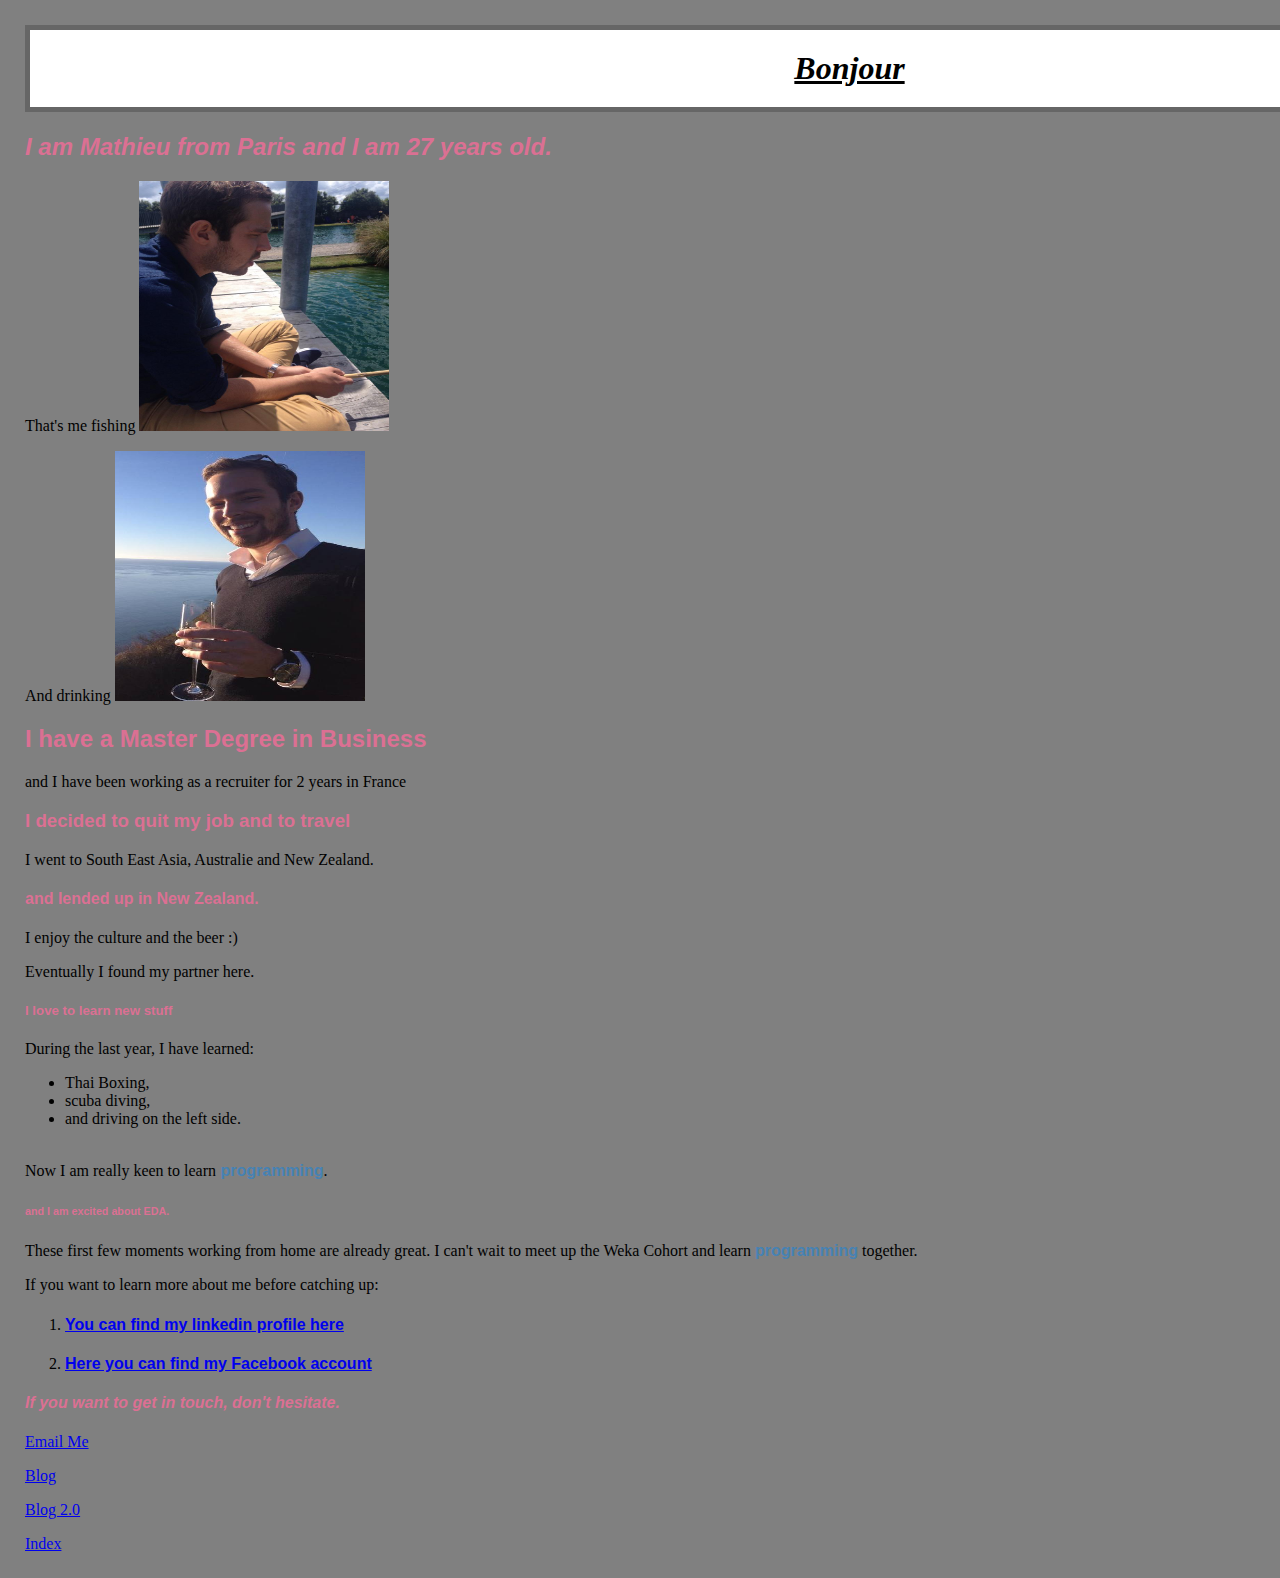
<file: eda1.html>
<!DOCTYPE html>
<meta charset="UTF-8"> 
<html>

<head>
	<title> Mathieu, the frenchie learning Programming </title>
	<link rel="stylesheet" type="text/css"href="unit1_projects/stylesheets/eda1.css">
</head>

<body>
	<h1><div id="french">Bonjour</div></h1>
	
	<h2><i>I am Mathieu from Paris and I am 27 years old.</i></h2>
		
		<p> That's me fishing <img src="unit1_projects/images/me.jpg" alt="Fishing" width="250" height="250"></p>

		<p> And drinking <a href="https://www.linkedin.com/in/mathieuoscoso"><img src="unit1_projects/images/costume.jpg" alt="drinking" width="250" height="250"></a></p>

	<h2> I have a Master Degree in Business </h2>
		<p> and I have been working as a recruiter for 2 years in France </p>	

    <h3> I decided to quit my job and to travel </h3>
		<p> I went to South East Asia, Australie and New Zealand. </p>

    <h4> and  Iended up in New Zealand. </h4>
    	<p> I enjoy the culture and the beer :)</p>
		<p> Eventually I found my partner here. </p>

    <h5> I love to learn new stuff  </h5>
    	<p> During the last year, I have learned: 
    	<ul>
    	<li>Thai Boxing,</li>
    	<li>scuba diving,</li>
    	<li>and driving on the left side.</li>
    	</ul>
    	<br> Now I am really keen to learn<span class="blue"> programming</span>.</p>
    		
    <h6> and I am excited about EDA. </h6>
    	<p> These first few moments working from home are already great. I can't wait to meet up the Weka Cohort and learn <span class="blue"> programming</span> together. </p

    <h3>If you want to learn more about me before catching up:</h3>

    <ol>
    	<li><h4><a href="https://www.linkedin.com/in/mathieuoscoso" target="blank"> You can find my linkedin profile here </a></h3></li>

		<li><h4><a href="https://www.facebook.com/mathieu.oscoso" target="_self"> Here you can find my Facebook account </a></h3></li>
	</ol>

		<h4><i>If you want to get in touch, don't hesitate.</i></h3>
		<p><a href="mailto:mathieuoscoso@gmail.com">Email Me</a></p>
		
		<p><a href="blog-post/week1_technical.html">Blog</a></p>
		<p><a href="blog-post/week1_technical2.html">Blog 2.0</a></p>
		<p><a href="index.html">Index</a></p>
</body>

</html>
</file>
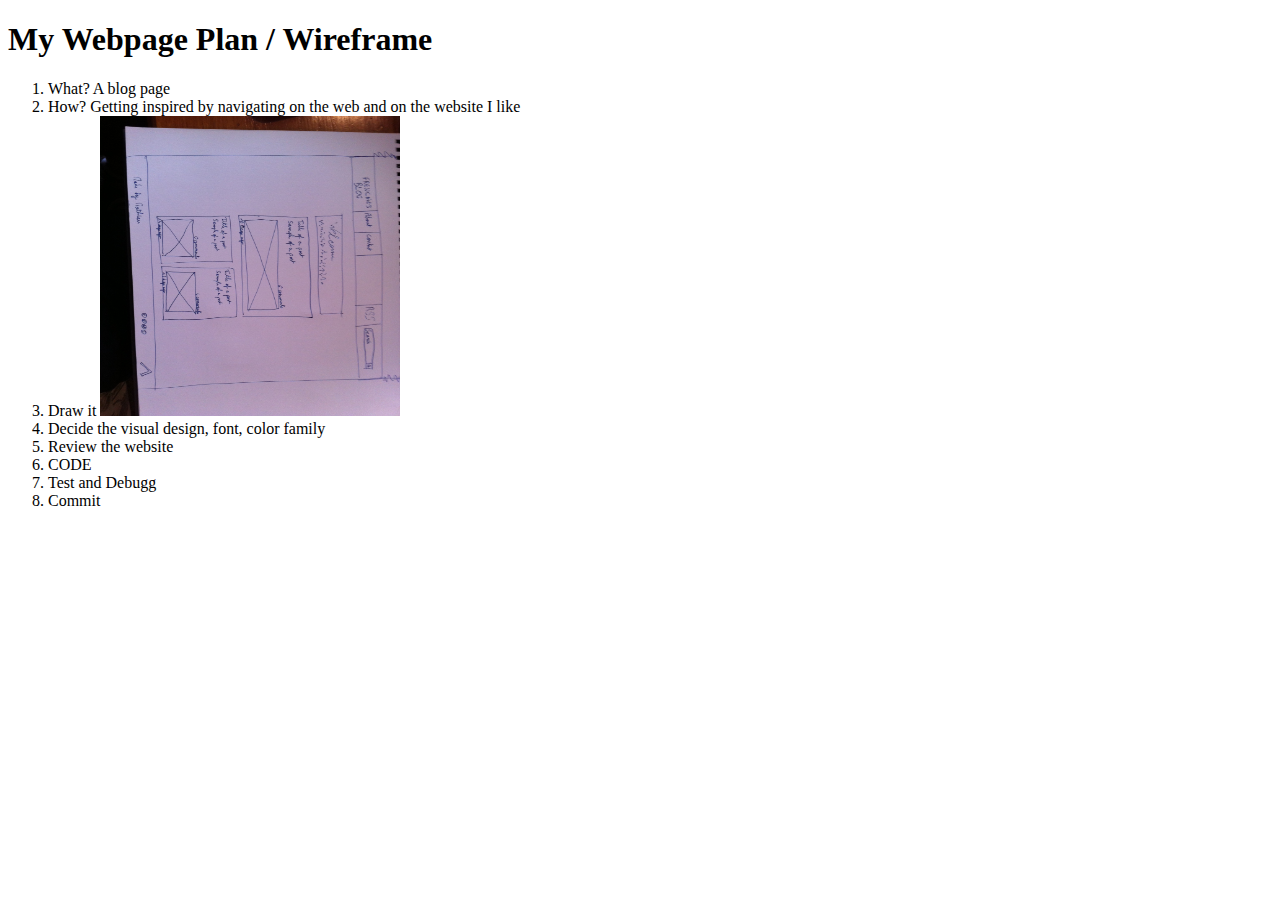
<file: my_wireframe.html>
<!DOCTYPE html>
<html>
<head>
 	<meta charset="UTF-8"> 
	<title> My New Webpage Plan </title>
</head>
<body>
	<header>
		<h1>My Webpage Plan / Wireframe </h1>
	</header>

	<section>
		<ol>
			<li> What? A blog page </li>
			<li> How? Getting inspired by navigating on the web and on the website I like </li>
			<li> Draw it <img src="unit1_projects/images/drawings.JPG" height="300" width="300"> </li>
			<li> Decide the visual design, font, color family </li>
			<li> Review the website </li>
			<li> CODE </li>
			<li> Test and Debugg </li>
			<li> Commit </li>
		</ol>
	</section>

</body>
</html>
</file>
<file: unit1_projects/stylesheets/index.css>
@charset "utf-8";

@font-face {
    font-family: pacifico;
    src: url(../font/Pacifico.ttf);
}

@font-face {
    font-family: yo;
    src: url(../font/yo.ttf);
}

/*general rules*/
html {
    min-height: 100%;
    position: relative;
}

header, footer, section, article {
    display: block;
}
 
body {
    margin: 0 auto;
    width: 940px;
    font: 13px/22px pacifico; Helvetica, sans-serif;
    background: #FFF;
    background-image:linear-gradient(#D8D8D8 0%, #FFF 100%);
}

h2 {
    font-size: 35px;
    line-height: 15px;
    padding: 22px 0;
    margin-left: 12px;
}

h3 {
    font-size: 78px;
    line-height: 22px;
    padding: 11px 0;
    margin-left: 10px;
    font-weight: 100;
}

h3:hover {
    color: #D8D8D8;
}


a {
    text-decoration: none;
}

p {
    font-size: 16px;
    padding-bottom: 10px;
    margin-left: 10px;
    margin-right: 10px;
}

/*header*/
header {
    background-repeat: repeat;
    text-shadow: 0px 0px 5px #000;
    background-image: url(http://colrd.com/inc/css/images/layout/woodgrain-dark.png);
    height: 50px;
    position: fixed;
    width: 100%;
    top: 0;
    left:0;
    text-align: center;
    border: 1px solid;
    box-shadow: 0 0 20px rgba(0,0,0,0.8);
    z-index: 1;
}

header ul li {
    display: inline-block;
}

header ul li a {
    display: block;
    margin: auto;
    width: 140px;
    font-size: 14px;
    line-height: 44px;
    text-align: center;
    text-decoration: none;
    color: #777;
}

header ul li a:hover {
    color: #EEE;
}
 
header ul li a:active {
    color: #EEE;
}

header ul li a:visited {
    color: #EEE;
    background-image:linear-gradient(#EEE 0%, #FFF 100%);
}

section {
    margin: 0 20%;
}

#welcome {
    font-family: yo;
    margin-top: 83px;
    text-align: center;
    position: relative;
    width: 40%;
    height: 80px;
    left: 10%;
}

#blogpost:before, #blogpost:after
{
    content:"";
    position:absolute; 
    z-index:-1;
    box-shadow:0 0 20px rgba(0,0,0,3);
    top:0;
    bottom:0;
    left:10px;
    right:10px;
    border-radius:100px / 10px;
} 

#blogpost {
    font-family: cursive;
    background-color: white;
    margin-bottom: 80px;
    padding: 10px;
    position:relative;
    background-image: linear-gradient(#EEE 0%, #FFF 100%)       
}

#blogpost:before, #blogpost:after
{
    content:"";
    position:absolute; 
    z-index:-1;
    box-shadow:0 0 20px rgba(0,0,0,3);
    top:0;
    bottom:0;
    left:10px;
    right:10px;
    border-radius:100px / 10px;
} 

#text {
    text-align: justify;
}

#text:first-letter {
    font-size: 30px;
}

.image {
    width: 100%;
    margin-top: 10px;
    margin-bottom: -5px;
    border: 2px solid black;
    box-shadow: 5px 5px 10px rgba(29, 29, 226, 0.68);
}


footer {
    background-image: url(http://colrd.com/inc/css/images/layout/woodgrain-light.jpg);
    height: 50px;
    position: fixed;
    width: 100%;
    left: 0;
    bottom: 0;
    text-align: center;
    padding: 4;
    box-shadow: 10px 10px 10px 10px black;
}

/*some Jquery to do :9 */
#gotop {
    display: none; 
    height: 57px;       
    width: 50px; 
    background: green; 
    position: fixed; 
    right: 0px; 
    bottom: 0px; 
    z-index: 100;

}

/*archives links*/

#archivesLinks {
    display: block;
    margin-left: 20px;
    width: auto;
    font-size: 18px;
    line-height: 36px;
}

#archivesLinks li a:hover {
    color: black;
}
 
#archivesLinks li a:active {
    color: grey;
}

#archivesLinks li a:visited {
    color: black;
    background-image:linear-gradient(#EEE 0%, #FFF 100%);
}
</file>
<file: unit1_projects/class4/completed/stylesheets/styles.css>
/* General Styles */
body {
  background-color: rgb(241, 241, 241);
  font-family: 'Lato', Arial, sans-serif;
  font-size: 16px;
  font-weight: 300;
  line-height: 1.2em;
  margin: 0px auto;
  width: 100%;
}

p {
  margin: 1em;
}

a {
  color: #1D766F;
  text-decoration: none;

  -webkit-transition: all 0.3s;
  -moz-transition: all 0.3s;
  transition: all 0.3s;
}
a:hover {
  color: #BC2F36;
}

h1 {
  font-family: 'Audiowide', cursive;
  font-size: 2.2em;
  float: left;
  line-height: 75px;
  text-shadow: 2px 2px rgba(255, 255, 255, 0.25);
}

h2 {
  background-color: rgb(60, 60, 60);
  color: #FFF;
  font-family: 'Quicksand', sans-serif;
  font-size: 2.4em;
  font-weight: 400;
  line-height: 80px;
  margin: 0 0 0.5em 0;
  text-align: center;
}

h3 {
  font-family: 'Quicksand', sans-serif;
  font-size: 1.4em;
  font-weight: 700;
  margin: 0 0 0.3em 0;
  text-align: center;
}

h4 {
  color: rgb(120, 120, 120);
  font-size: 1em;
  text-align: center;
}


/* Navigation */
nav li {
  float: left;
}
nav li a {
  color: #fff;
  margin: 0 10px;
  padding: 5px 10px;
  text-decoration: none;
}
nav li a:hover {
  box-shadow: 0 0 2px rgba(0, 0, 0, 0.5);
  color: #FB000D;
}

.jump {
  color: #565656;
  font-family: 'EntypoRegular';
  font-size: 70px;
  line-height: 80px;
  position: absolute;
  text-decoration: none;
  top: 0;
}
.jump.up {
  left: 15px;
}
.jump.down {
  right: 15px;
}
.jump:hover {
  color: #BC2F36;
}


/* Header */
header {
  background-color: #009D92;
  padding: 10px;
}
header h1 {
  color: #FFEECC;
  background: url('../images/icons/it.png') no-repeat 0 50%;
  padding-left: 40px;
}
header nav {
  float: right;
  font-size: 1.2em;
  margin-left: 20px;
}
header nav li {
  line-height: 75px;
}
header nav a {
  border-radius: 6px;
}
header nav a:hover {
  background-color: #fff;
}

header:after {
  /* clearfix hack */
  content: "";
  display: table;
  clear: both;
}


/* Main */
#main section {
  margin-bottom: 1em;
  position: relative;
}
#main div.wrapper{
    width: 100%;
    max-width:1400px;
    margin: 0 auto;
}


#main section:after {
  /* clearfix hack */
  content: "";
  display: table;
  clear: both;
}


/* Famous Women */
#famous h2 {
  text-shadow: 1px 1px 2px #009D92;
}
#famous article.woman {
  background-color: white;
  float: left;
  min-height: 250px;
  margin: 1%;
  opacity: 0.8;
  padding: 2%;
  width: 27.33%;
}

#famous article:hover {
  opacity: 1;
}

#famous article:nth-child(4n) {
  clear: both;
}

#famous article img {
  border-radius: 50%;
  box-shadow: 0px 0px 5px #000;
  display: block;
  margin: 1em auto;
  width: 100%;
}
#famous article img:hover {
  -webkit-transform: rotate(-5deg);
  -moz-transform: rotate(-5deg);
  transform: rotate(-5deg);

  -webkit-transform-origin: 50% 0;
  -moz-transform-origin: 50% 0;
  transform-origin: 50% 0;
}


/* Organizations */
#organizations {
  clear: both;
  height: 500px;
}

#organizations h2 {
  text-shadow: 1px 1px 2px #FB000D;
}

#organizations ul {
  margin: 50px;
  position: relative;
}
#organizations ul li {
  font-size: 1.2em;
  line-height: 1.3em;
  margin-bottom: 1em;
  padding-left: 5px;
  max-width: 50%;
}
#organizations ul li:before {
  color: #FB000D;
  content: '6';
  font-family: 'EntypoRegular';
  font-size: 40px;
  opacity: 0.5;
  padding-right: 10px;
  text-shadow: 0px 0px 2px #888;
}
#organizations ul li:hover:before {
  opacity: 1;
}

#organizations img {
  border-radius: 20px;
  position: absolute;
  right: 20px;
  top: 0;
  max-width: 40%;
  opacity: 0;

  -webkit-transition: opacity 1s;
  -moz-transition: opacity 1s;
  transition: opacity 1s;
}
#organizations li:hover img {
  opacity: 1;
}


/* Fun Facts */
#facts h2 {
  text-shadow: 1px 1px 2px #FFA700;
}
#facts ul {
  margin: 50px;
}
#facts ul li {
  font-size: 1.2em;
  line-height: 1.3em;
  margin-bottom: 1em;
  padding-left: 5px;

  -webkit-transition: background-color 1s;
  -moz-transition: background-color 1s;
  transition: background-color 1s;
}
#facts ul li:hover {
  background-color: #fff;
  border-radius: 10px;
}
#facts ul li:before {
  color: #FFA700;
  content: '7';
  font-family: 'EntypoRegular';
  font-size: 30px;
  padding-right: 10px;
  text-shadow: 1px 1px 1px #CCC;
}
#facts ul li:hover:before {
  color: #FF6F00;
}


/* Footer */
footer {
  background-image: -webkit-linear-gradient(#00665F, #1D766F, #00665F);
  background-image: -moz-linear-gradient(#00665F, #1D766F, #00665F);
  background-image: linear-gradient(#00665F, #1D766F, #00665F);
}

footer nav {
  float: left;
  font-size: 1.1em;
  margin: 10px;
}

footer nav a:hover {
  box-shadow: none;
  color: #FFEECC;
}

footer:after {
  /* clearfix hack */
  content: "";
  display: table;
  clear: both;
}


/* Fonts */
@font-face {
  font-family: 'EntypoRegular';
  src: url('font/Entypo-webfont.eot');
  src: url('font/Entypo-webfont.eot?#iefix') format('embedded-opentype'),
       url('font/Entypo-webfont.woff') format('woff'),
       url('font/Entypo-webfont.ttf') format('truetype'),
       url('font/Entypo-webfont.svg#EntypoRegular') format('svg');
  font-weight: normal;
  font-style: normal;
}

/** Tablet view **/
@media screen and (max-width: 960px){
  h1 {
    font-size: 1.1em;
    line-height: 40px;
  }
  header nav li{
    line-height: 40px;
  }
}
/** Mobile view **/
@media screen and (max-width: 480px){
  h1{
    padding: 20px;
    line-height: 40px;
  }
  h1 span{
      display: none;
  }
  header nav{
    margin-left: 5px;
  }
 header nav li{
    line-height: 40px;
  }
  header nav li a {
    font-size: 0.9em;
    margin: 3px;
    padding: 1px;
  }
  #famous article.woman {
    float: none;
    margin: 5px auto;
    padding: 2%;
    width: 80%
  }
  h2{
    font-size: 2.0em;
  }
  #organizations{
    height:auto;
  }
  #organizations ul li{
    max-width: 100%;
  }
  #organizations ul li img{
    display:none;
  }
  footer nav li{
     line-height: 40px;
   }
  footer nav li a {
     font-size: 0.9em;
     margin: 3px;
     padding: 1px;
   }
}
</file>
<file: unit1_projects/class4/initializr/css/main.css>
/* ==========================================================================
   HTML5 Boilerplate styles - h5bp.com (generated via initializr.com)
   ========================================================================== */

html,
button,
input,
select,
textarea {
    color: #222;
}

body {
    font-size: 1em;
    line-height: 1.4;
}

::-moz-selection {
    background: #b3d4fc;
    text-shadow: none;
}

::selection {
    background: #b3d4fc;
    text-shadow: none;
}

hr {
    display: block;
    height: 1px;
    border: 0;
    border-top: 1px solid #ccc;
    margin: 1em 0;
    padding: 0;
}

img {
    vertical-align: middle;
}

fieldset {
    border: 0;
    margin: 0;
    padding: 0;
}

textarea {
    resize: vertical;
}

.chromeframe {
    margin: 0.2em 0;
    background: #ccc;
    color: #000;
    padding: 0.2em 0;
}


/* ===== Initializr Styles ==================================================
   Author: Jonathan Verrecchia - verekia.com/initializr/responsive-template
   ========================================================================== */

body {
    font: 16px/26px Helvetica, Helvetica Neue, Arial;
}

.wrapper {
    width: 90%;
    margin: 0 5%;
}

/* ===================
    ALL: Orange Theme
   =================== */

.header-container {
    border-bottom: 20px solid #e44d26;
}

.footer-container,
.main aside {
    border-top: 20px solid #e44d26;
}

.header-container,
.footer-container,
.main aside {
    background: #f16529;
}

.title {
    color: white;
}

/* ==============
    MOBILE: Menu
   ============== */

nav ul {
    margin: 0;
    padding: 0;
}

nav a {
    display: block;
    margin-bottom: 10px;
    padding: 15px 0;

    text-align: center;
    text-decoration: none;
    font-weight: bold;

    color: white;
    background: #e44d26;
}

nav a:hover,
nav a:visited {
    color: white;
}

nav a:hover {
    text-decoration: underline;
}

/* ==============
    MOBILE: Main
   ============== */

.main {
    padding: 30px 0;
}

.main article h1 {
    font-size: 2em;
}

.main aside {
    color: white;
    padding: 0px 5% 10px;
}

.footer-container footer {
    color: white;
    padding: 20px 0;
}

/* ===============
    ALL: IE Fixes
   =============== */

.ie7 .title {
    padding-top: 20px;
}

/* ==========================================================================
   Author's custom styles
   ========================================================================== */















/* ==========================================================================
   Media Queries
   ========================================================================== */

@media only screen and (min-width: 480px) {

/* ====================
    INTERMEDIATE: Menu
   ==================== */

    nav a {
        float: left;
        width: 27%;
        margin: 0 1.7%;
        padding: 25px 2%;
        margin-bottom: 0;
    }

    nav li:first-child a {
        margin-left: 0;
    }

    nav li:last-child a {
        margin-right: 0;
    }

/* ========================
    INTERMEDIATE: IE Fixes
   ======================== */

    nav ul li {
        display: inline;
    }

    .oldie nav a {
        margin: 0 0.7%;
    }
}

@media only screen and (min-width: 768px) {

/* ====================
    WIDE: CSS3 Effects
   ==================== */

    .header-container,
    .main aside {
        -webkit-box-shadow: 0 5px 10px #aaa;
           -moz-box-shadow: 0 5px 10px #aaa;
                box-shadow: 0 5px 10px #aaa;
    }

/* ============
    WIDE: Menu
   ============ */

    .title {
        float: left;
    }

    nav {
        float: right;
        width: 38%;
    }

/* ============
    WIDE: Main
   ============ */

    .main article {
        float: left;
        width: 57%;
    }

    .main aside {
        float: right;
        width: 28%;
    }
}

@media only screen and (min-width: 1140px) {

/* ===============
    Maximal Width
   =============== */

    .wrapper {
        width: 1026px; /* 1140px - 10% for margins */
        margin: 0 auto;
    }
}

/* ==========================================================================
   Helper classes
   ========================================================================== */

.ir {
    background-color: transparent;
    border: 0;
    overflow: hidden;
    *text-indent: -9999px;
}

.ir:before {
    content: "";
    display: block;
    width: 0;
    height: 150%;
}

.hidden {
    display: none !important;
    visibility: hidden;
}

.visuallyhidden {
    border: 0;
    clip: rect(0 0 0 0);
    height: 1px;
    margin: -1px;
    overflow: hidden;
    padding: 0;
    position: absolute;
    width: 1px;
}

.visuallyhidden.focusable:active,
.visuallyhidden.focusable:focus {
    clip: auto;
    height: auto;
    margin: 0;
    overflow: visible;
    position: static;
    width: auto;
}

.invisible {
    visibility: hidden;
}

.clearfix:before,
.clearfix:after {
    content: " ";
    display: table;
}

.clearfix:after {
    clear: both;
}

.clearfix {
    *zoom: 1;
}

/* ==========================================================================
   Print styles
   ========================================================================== */

@media print {
    * {
        background: transparent !important;
        color: #000 !important; /* Black prints faster: h5bp.com/s */
        box-shadow: none !important;
        text-shadow: none !important;
    }

    a,
    a:visited {
        text-decoration: underline;
    }

    a[href]:after {
        content: " (" attr(href) ")";
    }

    abbr[title]:after {
        content: " (" attr(title) ")";
    }

    /*
     * Don't show links for images, or javascript/internal links
     */

    .ir a:after,
    a[href^="javascript:"]:after,
    a[href^="#"]:after {
        content: "";
    }

    pre,
    blockquote {
        border: 1px solid #999;
        page-break-inside: avoid;
    }

    thead {
        display: table-header-group; /* h5bp.com/t */
    }

    tr,
    img {
        page-break-inside: avoid;
    }

    img {
        max-width: 100% !important;
    }

    @page {
        margin: 0.5cm;
    }

    p,
    h2,
    h3 {
        orphans: 3;
        widows: 3;
    }

    h2,
    h3 {
        page-break-after: avoid;
    }
}
</file>
<file: unit1_projects/class4/practice/stylesheets/styles.css>
/* General Styles */
body {
  background-color: rgb(241, 241, 241);
  font-family: 'Lato', Arial, sans-serif;
  font-size: 16px;
  font-weight: 300;
  line-height: 1.2em;
  margin: 0px auto;
  min-width: 960px;
  width: 100%;
}

p {
  margin: 1em;
}

a {
  color: #1D766F;
  text-decoration: none;

  -webkit-transition: all 0.3s;
  -moz-transition: all 0.3s;
  transition: all 0.3s;
}
a:hover {
  color: #BC2F36;
}

h1 {
  font-family: 'Audiowide', cursive;
  font-size: 2.2em;
  float: left;
  line-height: 75px;
  text-shadow: 2px 2px rgba(255, 255, 255, 0.25);
}

h2 {
  background-color: rgb(60, 60, 60);
  color: #FFF;
  font-family: 'Quicksand', sans-serif;
  font-size: 2.4em;
  font-weight: 400;
  line-height: 80px;
  margin: 0 0 0.5em 0;
  text-align: center;
}

h3 {
  font-family: 'Quicksand', sans-serif;
  font-size: 1.4em;
  font-weight: 700;
  margin: 0 0 0.3em 0;
  text-align: center;
}

h4 {
  color: rgb(120, 120, 120);
  font-size: 1em;
  text-align: center;
}


/* Navigation */
nav li {
  float: left;
}
nav li a {
  color: #fff;
  margin: 0 10px;
  padding: 5px 10px;
  text-decoration: none;
}
nav li a:hover {
  box-shadow: 0 0 2px rgba(0, 0, 0, 0.5);
  color: #FB000D;
}

.jump {
  color: #565656;
  font-family: 'EntypoRegular';
  font-size: 70px;
  line-height: 80px;
  position: absolute;
  text-decoration: none;
  top: 0;
}
.jump.up {
  left: 15px;
}
.jump.down {
  right: 15px;
}
.jump:hover {
  color: #BC2F36;
}


/* Header */
header {
  background-color: #009D92;
  padding: 10px;
}
header h1 {
  color: #FFEECC;
  background: url('../images/icons/it.png') no-repeat 0 50%;
  padding-left: 40px;
}
header nav {
  float: right;
  font-size: 1.2em;
  margin-left: 20px;
}
header nav li {
  line-height: 75px;
}
header nav a {
  border-radius: 6px;
}
header nav a:hover {
  background-color: #fff;
}

header:after {
  /* clearfix hack */
  content: "";
  display: table;
  clear: both;
}


/* Main */
#main section {
  margin-bottom: 1em;
  position: relative;
}
#main div.wrapper{
    width: 100%;
    max-width:1400px;
    margin: 0 auto;
}


#main section:after {
  /* clearfix hack */
  content: "";
  display: table;
  clear: both;
}


/* Famous Women */
#famous h2 {
  text-shadow: 1px 1px 2px #009D92;
}
#famous article.woman {
  background-color: white;
  float: left;
  min-height: 250px;
  margin: 1%;
  opacity: 0.8;
  padding: 2%;
  width: 27.33%;
}

#famous article:hover {
  opacity: 1;
}

#famous article:nth-child(4n) {
  clear: both;
}

#famous article img {
  border-radius: 50%;
  box-shadow: 0px 0px 5px #000;
  display: block;
  margin: 1em auto;
  width: 100%;
}
#famous article img:hover {
  -webkit-transform: rotate(-5deg);
  -moz-transform: rotate(-5deg);
  transform: rotate(-5deg);

  -webkit-transform-origin: 50% 0;
  -moz-transform-origin: 50% 0;
  transform-origin: 50% 0;
}


/* Organizations */
#organizations {
  clear: both;
  height: 500px;
}

#organizations h2 {
  text-shadow: 1px 1px 2px #FB000D;
}

#organizations ul {
  margin: 50px;
  position: relative;
}
#organizations ul li {
  font-size: 1.2em;
  line-height: 1.3em;
  margin-bottom: 1em;
  padding-left: 5px;
  max-width: 50%;
}
#organizations ul li:before {
  color: #FB000D;
  content: '6';
  font-family: 'EntypoRegular';
  font-size: 40px;
  opacity: 0.5;
  padding-right: 10px;
  text-shadow: 0px 0px 2px #888;
}
#organizations ul li:hover:before {
  opacity: 1;
}

#organizations img {
  border-radius: 20px;
  position: absolute;
  right: 20px;
  top: 0;
  max-width: 40%;
  opacity: 0;

  -webkit-transition: opacity 1s;
  -moz-transition: opacity 1s;
  transition: opacity 1s;
}
#organizations li:hover img {
  opacity: 1;
}


/* Fun Facts */
#facts h2 {
  text-shadow: 1px 1px 2px #FFA700;
}
#facts ul {
  margin: 50px;
}
#facts ul li {
  font-size: 1.2em;
  line-height: 1.3em;
  margin-bottom: 1em;
  padding-left: 5px;

  -webkit-transition: background-color 1s;
  -moz-transition: background-color 1s;
  transition: background-color 1s;
}
#facts ul li:hover {
  background-color: #fff;
  border-radius: 10px;
}
#facts ul li:before {
  color: #FFA700;
  content: '7';
  font-family: 'EntypoRegular';
  font-size: 30px;
  padding-right: 10px;
  text-shadow: 1px 1px 1px #CCC;
}
#facts ul li:hover:before {
  color: #FF6F00;
}


/* Footer */
footer {
  background-image: -webkit-linear-gradient(#00665F, #1D766F, #00665F);
  background-image: -moz-linear-gradient(#00665F, #1D766F, #00665F);
  background-image: linear-gradient(#00665F, #1D766F, #00665F);
}

footer nav {
  float: left;
  font-size: 1.1em;
  margin: 10px;
}

footer nav a:hover {
  box-shadow: none;
  color: #FFEECC;
}

footer:after {
  /* clearfix hack */
  content: "";
  display: table;
  clear: both;
}


/* Fonts */
@font-face {
  font-family: 'EntypoRegular';
  src: url('font/Entypo-webfont.eot');
  src: url('font/Entypo-webfont.eot?#iefix') format('embedded-opentype'),
       url('font/Entypo-webfont.woff') format('woff'),
       url('font/Entypo-webfont.ttf') format('truetype'),
       url('font/Entypo-webfont.svg#EntypoRegular') format('svg');
  font-weight: normal;
  font-style: normal;
}

/*Responsive Design */
@media screen and (max-width:  480px) {
  body {
    min-width: 320px;
  }
  #famous article.woman {
    width: 100%;
  }
  nav, #organizations, #facts {
    display: none;
  }
  a {
    display: none;
  }
}
</file>
<file: unit1_projects/stylesheets/eda1.css>
@charset "utf-8";

body {
	background-color:#808080;
	margin: 25px; 
	font-family: "Comic Sans MS"
	text-align: left;
}

h2,h3,h4,h5,h6 { 
	font-family: sans-serif;
	color: #DB7093
}

.blue {
	font-family: arial;
	color: #4682B4;
	font-weight: bold;
}

#french {
	font-family: #0033CC;
	font-style: italic;
	width: 130%;
	text-align: center;
	margin: auto;
	padding: 20px 20px 20px 20px;
	border: 5px solid #666; 
	background: #ffffff;
	text-decoration: underline;
}
</file>
